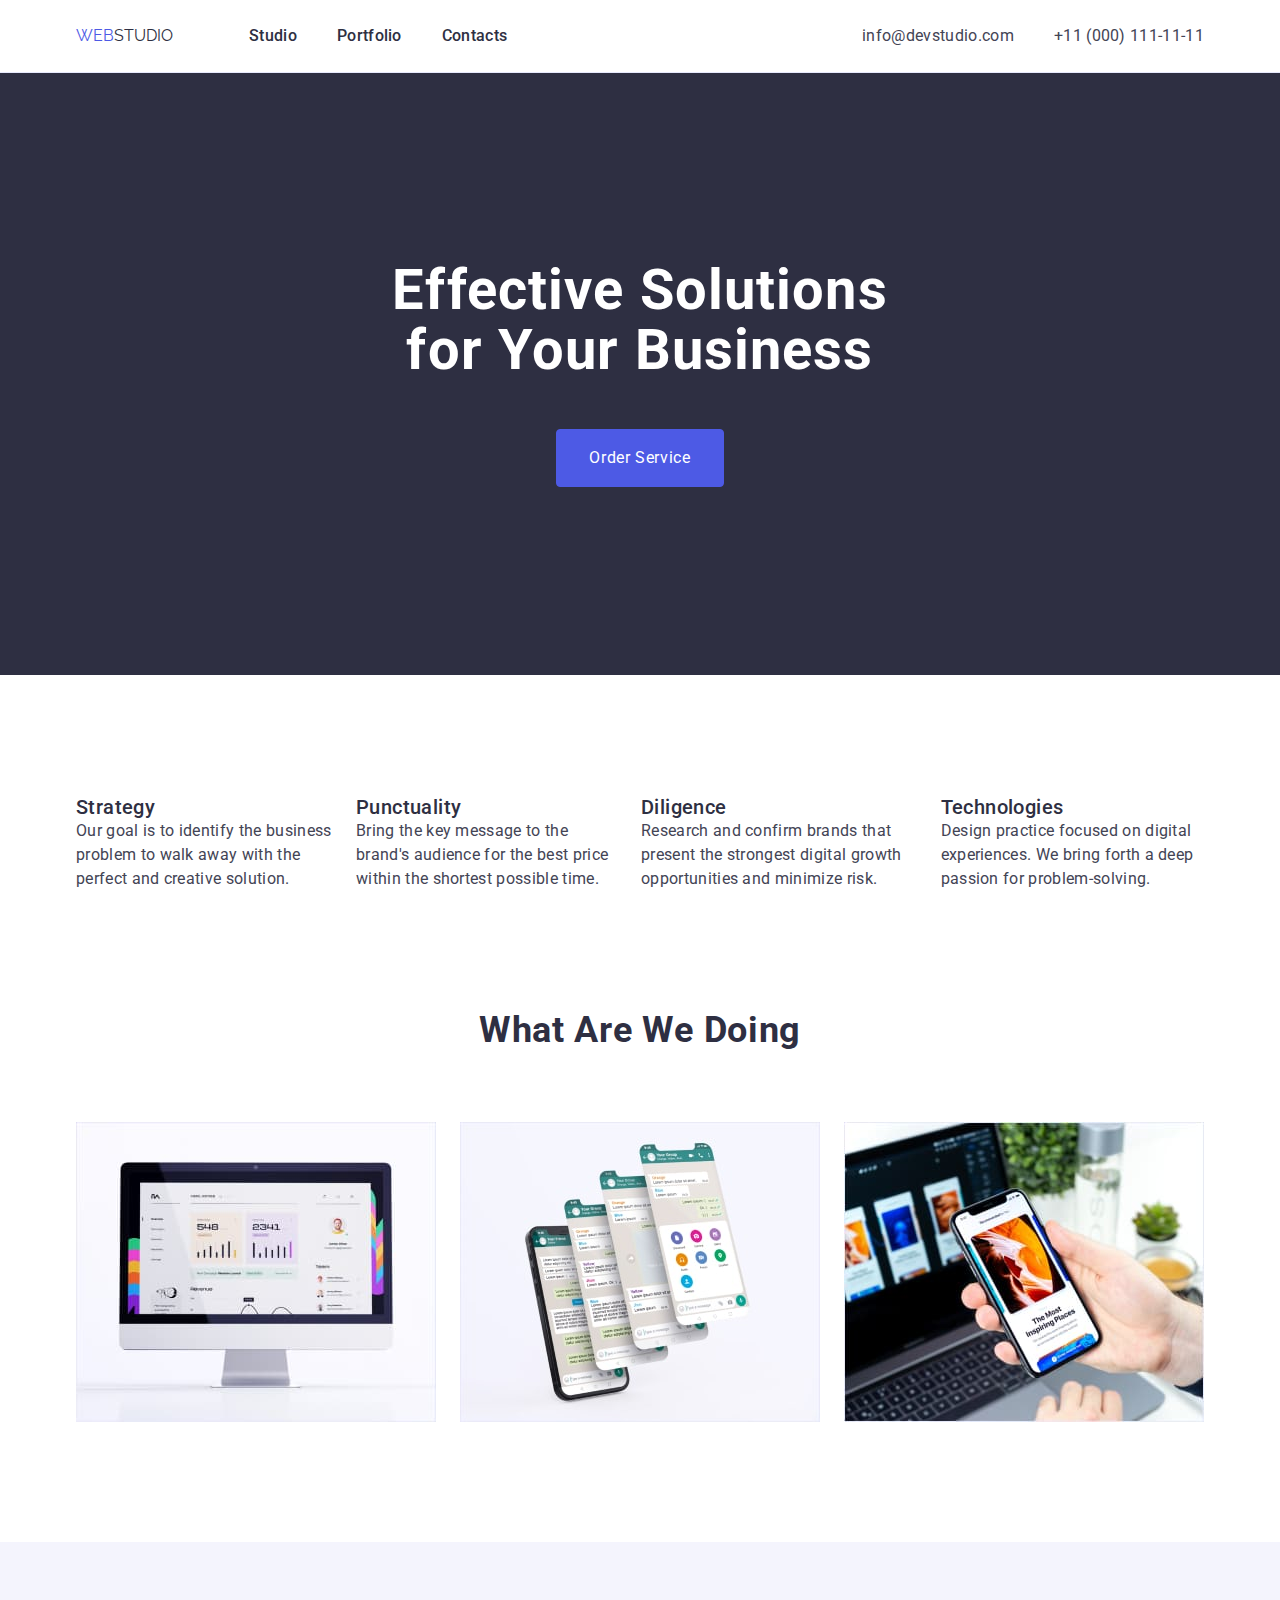
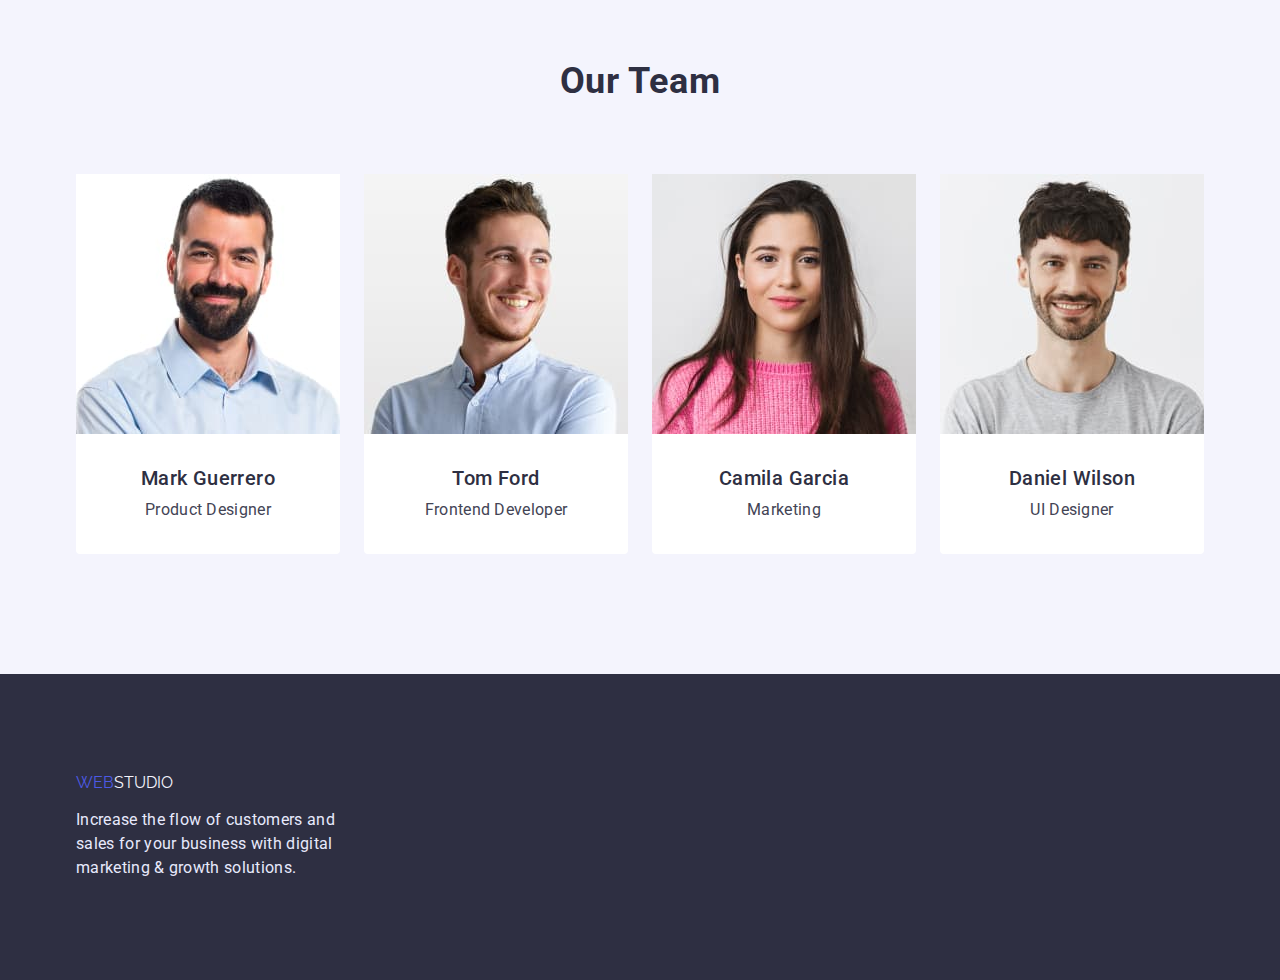
<file: index.html>
<!DOCTYPE html>
<html lang="en">
	<head>
		<meta charset="UTF-8" />
		<meta http-equiv="X-UA-Compatible" content="IE=edge" />
		<meta name="viewport" content="width=device-width, initial-scale=1.0" />
		<title>WebStudio</title>
		<link
			rel="stylesheet"
			href="https://cdnjs.cloudflare.com/ajax/libs/modern-normalize/1.1.0/modern-normalize.min.css"
		/>
		<link rel="stylesheet" href="./css/styles.css" />
		<link rel="preconnect" href="https://fonts.googleapis.com" />
		<link rel="preconnect" href="https://fonts.gstatic.com" crossorigin />
		<link
			href="https://fonts.googleapis.com/css2?family=Raleway:wght@800&family=Roboto:wght@400;500;700&display=swap"
			rel="stylesheet"
		/>
	</head>
	<body>
		<header class="header-blok">
			<div class="container header-container">
				<nav class="header-navigation">
					<a href="./index.html" class="header-logo logo-bluу logo">Web<span class="logo-black">Studio</span></a>
					<ul class="header-list items">
						<li><a href="./index.html" class="site-nav">Studio</a></li>
						<li><a href="./portfolio.html" class="site-nav">Portfolio</a></li>
						<li><a href="#" class="site-nav">Contacts</a></li>
					</ul>
				</nav>
				<address>
					<ul class="header-tel items">
						<li><a href="mailto:info@devstudio.com" class="mail-nav">info@devstudio.com</a></li>
						<li><a href="tel:+110001111111" class="mail-nav">+11 (000) 111-11-11</a></li>
					</ul>
				</address>
			</div>
		</header>
		<main>
			<!-- hero section -->

			<section class="hero">
				<div class="container hero-container">
					<h1 class="hero-caption">Effective Solutions for Your Business</h1>
					<button type="button" class="hero-btn">Order Service</button>
				</div>
			</section>

			<!-- /hero section -->
			<!-- Properties section -->
			<section class="section">
				<div class="container">
					<h2 class="visually-hidden">Properties</h2>
					<ul class="items container-items">
						<li class="block-items">
							<h3 class="title-properties">Strategy</h3>
							<p class="text-properties">
								Our goal is to identify the business problem to walk away with the perfect and creative solution.
							</p>
						</li>
						<li class="block-items">
							<h3 class="title-properties">Punctuality</h3>
							<p class="text-properties">
								Bring the key message to the brand's audience for the best price within the shortest possible time.
							</p>
						</li>
						<li class="block-items">
							<h3 class="title-properties">Diligence</h3>
							<p class="text-properties">
								Research and confirm brands that present the strongest digital growth opportunities and minimize risk.
							</p>
						</li>
						<li class="block-items">
							<h3 class="title-properties">Technologies</h3>
							<p class="text-properties">
								Design practice focused on digital experiences. We bring forth a deep passion for problem-solving.
							</p>
						</li>
					</ul>
				</div>
			</section>
			<!-- /Properties section -->
			<!-- What are we doing section -->
			<section class="section section-what">
				<div class="container">
					<h2 class="title-what">What are we doing</h2>
					<ul class="items items-picture">
						<li><img src="./images/img1.jpg" alt="PC" width="360" /></li>
						<li>
							<img src="./images/img2.jpg" alt="Аpplications" width="360" />
						</li>
						<li>
							<img src="./images/img3.jpg" alt="Phone and laptop" width="360" />
						</li>
					</ul>
				</div>
			</section>
			<!-- /What are we doing section -->
			<!-- Our Team section -->
			<section class="section container-team">
				<div class="container">
					<h2 class="title-team">Our Team</h2>
					<ul class="items items-picture">
						<li class="team-picture">
							<img src="./images/img4.jpg" alt="Mark Guerrero" width="264" />
							<div class="team-blok-text">
								<h3 class="title-team-name">Mark Guerrero</h3>
								<p class="text-team">Product Designer</p>
							</div>
						</li>

						<li class="team-picture">
							<img src="./images/img5.jpg" alt="Tom Ford" width="264" />
							<div class="team-blok-text">
								<h3 class="title-team-name">Tom Ford</h3>
								<p class="text-team">Frontend Developer</p>
							</div>
						</li>

						<li class="team-picture">
							<img src="./images/img6.jpg" alt="Camila Garcia" width="264" />
							<div class="team-blok-text">
								<h3 class="title-team-name">Camila Garcia</h3>
								<p class="text-team">Marketing</p>
							</div>
						</li>

						<li class="team-picture">
							<img src="./images/img7.jpg" alt="Daniel Wilson" width="264" />
							<div class="team-blok-text">
								<h3 class="title-team-name">Daniel Wilson</h3>
								<p class="text-team">UI Designer</p>
							</div>
						</li>
					</ul>
				</div>
			</section>
			<!-- /Our Team section -->
		</main>
		<footer class="block-footer">
			<div class="container">
				<a href="./index.html" class="logo-bluу logo">Web<span class="logo-white">Studio</span></a>
				<p class="text-footer">
					Increase the flow of customers and sales for your business with digital marketing & growth solutions.
				</p>
			</div>
		</footer>
	</body>
</html>
</file>
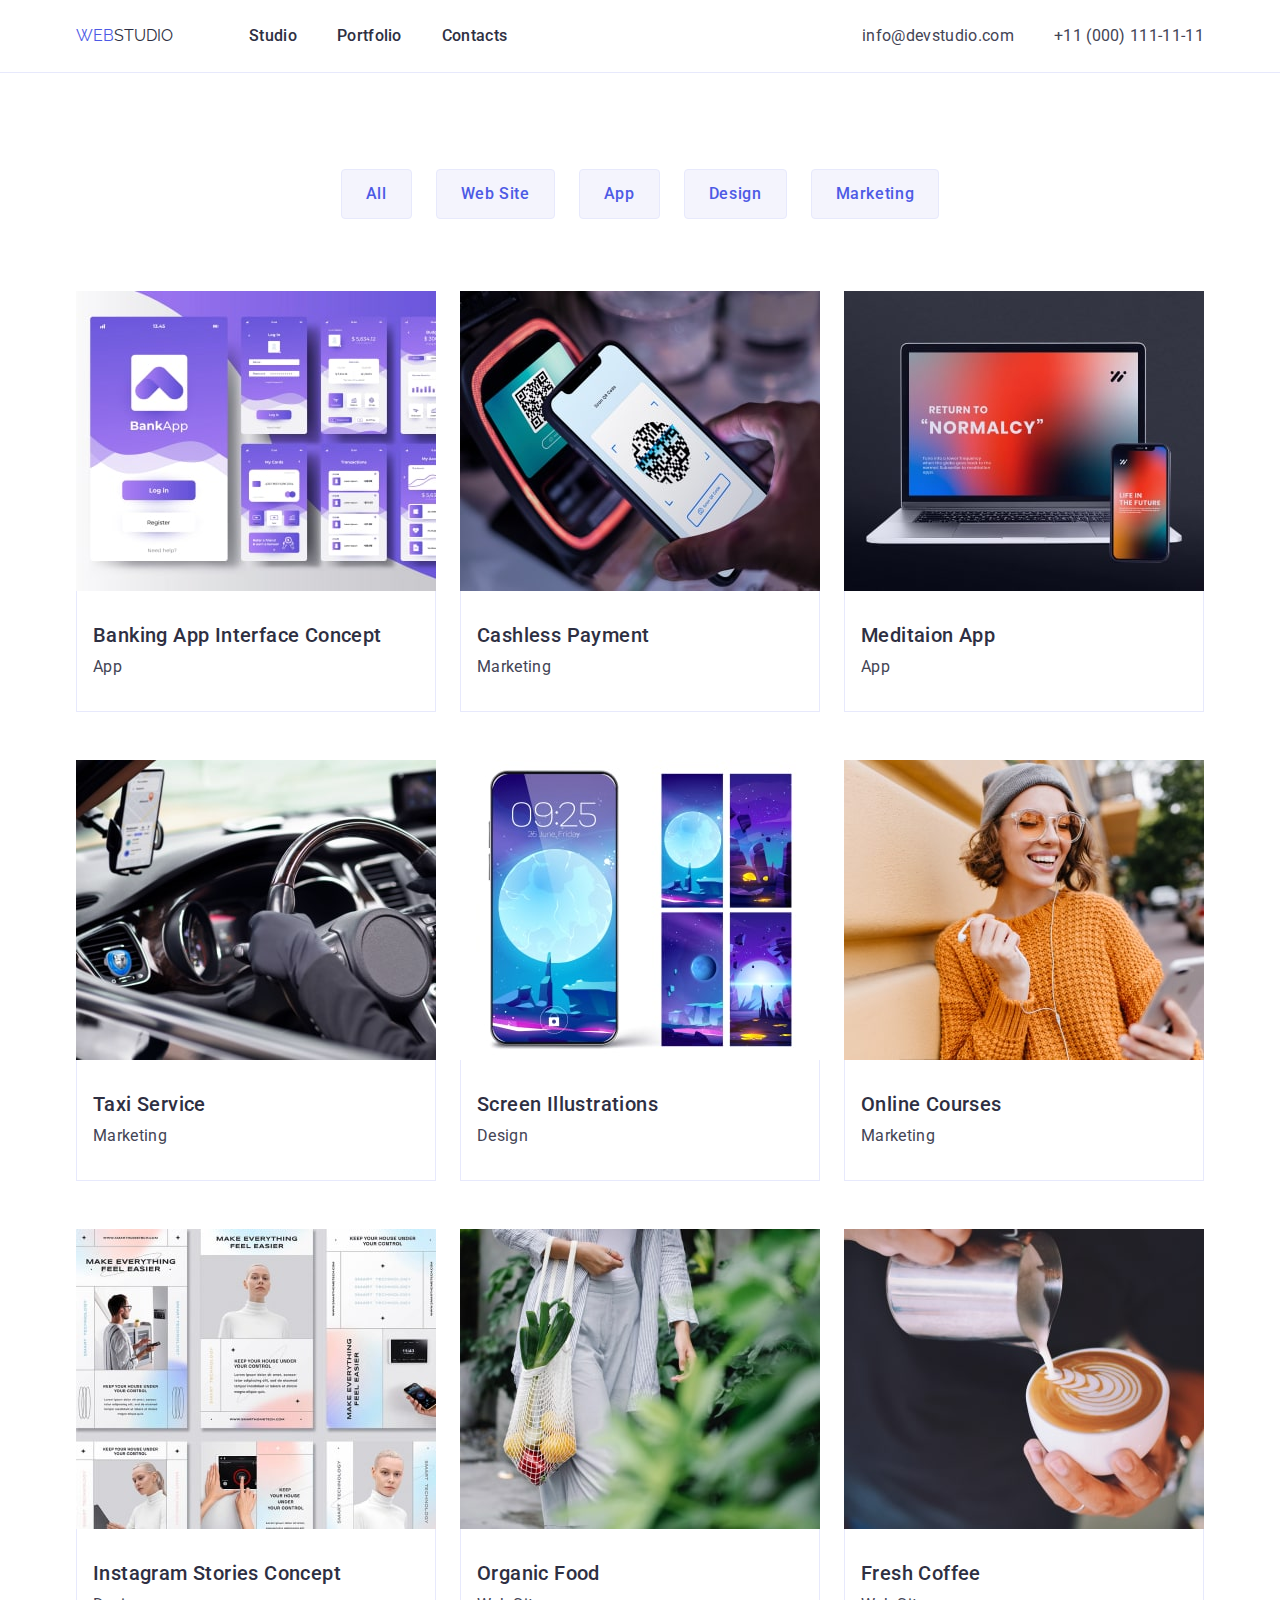
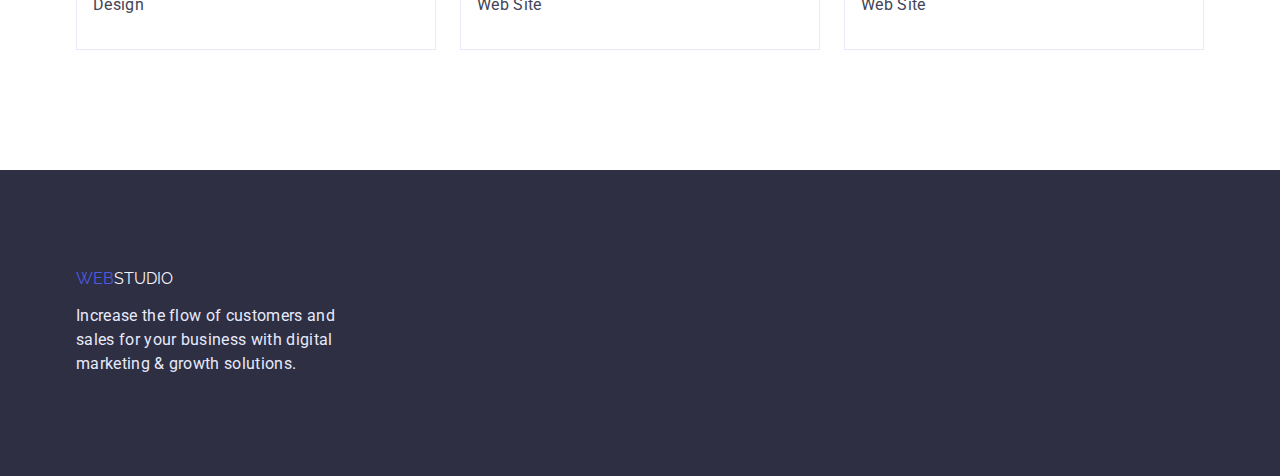
<file: portfolio.html>
<!DOCTYPE html>
<html lang="en">
	<head>
		<meta charset="UTF-8" />
		<meta http-equiv="X-UA-Compatible" content="IE=edge" />
		<meta name="viewport" content="width=device-width, initial-scale=1.0" />
		<title>WebStudio</title>
		<link
			rel="stylesheet"
			href="https://cdnjs.cloudflare.com/ajax/libs/modern-normalize/1.1.0/modern-normalize.min.css"
		/>
		<link rel="stylesheet" href="./css/styles.css" />
		<link rel="preconnect" href="https://fonts.googleapis.com" />
		<link rel="preconnect" href="https://fonts.gstatic.com" crossorigin />
		<link
			href="https://fonts.googleapis.com/css2?family=Raleway:wght@800&family=Roboto:wght@400;500;700&display=swap"
			rel="stylesheet"
		/>
	</head>
	<body>
		<header class="header-blok">
			<div class="container header-container">
				<nav class="header-navigation">
					<a href="./index.html" class="header-logo logo-bluу logo">Web<span class="logo-black">Studio</span></a>
					<ul class="header-list items">
						<li><a href="./index.html" class="site-nav">Studio</a></li>
						<li><a href="./portfolio.html" class="site-nav">Portfolio</a></li>
						<li><a href="#" class="site-nav">Contacts</a></li>
					</ul>
				</nav>
				<address>
					<ul class="header-tel items">
						<li><a href="mailto:info@devstudio.com" class="mail-nav">info@devstudio.com</a></li>
						<li><a href="tel:+110001111111" class="mail-nav">+11 (000) 111-11-11</a></li>
					</ul>
				</address>
			</div>
		</header>
		<main>
			<!-- hero portfolio section -->
			<section class="section-portfolio">
				<div class="container">
					<h1 class="visually-hidden">Portfolio</h1>
					<ul class="hero-portfolio items">
						<li><button type="button" class="hero-portfolio-btn">All</button></li>
						<li><button type="button" class="hero-portfolio-btn">Web Site</button></li>
						<li><button type="button" class="hero-portfolio-btn">App</button></li>
						<li><button type="button" class="hero-portfolio-btn">Design</button></li>
						<li><button type="button" class="hero-portfolio-btn">Marketing</button></li>
					</ul>

					<ul class="cards-portfolio items">
						<li>
							<a href="#" class="site-nav">
								<img src="./images/S5img1.jpg" alt="Banking App Interface Concept" width="360" height="300" />
								<div class="cards-portfolio-list">
									<h2 class="title-portfolio">Banking App Interface Concept</h2>
									<p class="text-portfolio">App</p>
								</div>
							</a>
						</li>
						<li>
							<a href="#" class="site-nav">
								<img src="./images/S5img2.jpg" alt="Cashless Payment" width="360" height="300" />
								<div class="cards-portfolio-list">
									<h2 class="title-portfolio">Cashless Payment</h2>
									<p class="text-portfolio">Marketing</p>
								</div>
							</a>
						</li>
						<li>
							<a href="#" class="site-nav">
								<img src="./images/S5img3.jpg" alt="Meditaion App" width="360" height="300" />
								<div class="cards-portfolio-list">
									<h2 class="title-portfolio">Meditaion App</h2>
									<p class="text-portfolio">App</p>
								</div>
							</a>
						</li>
						<li>
							<a href="#" class="site-nav">
								<img src="./images/S6img1.jpg" alt="Taxi Service" width="360" height="300" />
								<div class="cards-portfolio-list">
									<h2 class="title-portfolio">Taxi Service</h2>
									<p class="text-portfolio">Marketing</p>
								</div>
							</a>
						</li>
						<li>
							<a href="#" class="site-nav">
								<img src="./images/S6img2.jpg" alt="Screen Illustrations" width="360" height="300" />
								<div class="cards-portfolio-list">
									<h2 class="title-portfolio">Screen Illustrations</h2>
									<p class="text-portfolio">Design</p>
								</div>
							</a>
						</li>
						<li>
							<a href="#" class="site-nav">
								<img src="./images/S6img3.jpg" alt="Online Courses" width="360" height="300" />
								<div class="cards-portfolio-list">
									<h2 class="title-portfolio">Online Courses</h2>
									<p class="text-portfolio">Marketing</p>
								</div>
							</a>
						</li>
						<li>
							<a href="#" class="site-nav">
								<img src="./images/S7img1.jpg" alt="Instagram Stories Concept" width="360" height="300" />
								<div class="cards-portfolio-list">
									<h2 class="title-portfolio">Instagram Stories Concept</h2>
									<p class="text-portfolio">Design</p>
								</div>
							</a>
						</li>
						<li>
							<a href="#" class="site-nav">
								<img src="./images/S7img2.jpg" alt="Organic Food" width="360" height="300" />
								<div class="cards-portfolio-list">
									<h2 class="title-portfolio">Organic Food</h2>
									<p class="text-portfolio">Web Site</p>
								</div>
							</a>
						</li>
						<li>
							<a href="#" class="site-nav">
								<img src="./images/S7img3.jpg" alt="Fresh Coffee" width="360" height="300" />
								<div class="cards-portfolio-list">
									<h2 class="title-portfolio">Fresh Coffee</h2>
									<p class="text-portfolio">Web Site</p>
								</div>
							</a>
						</li>
					</ul>
				</div>
			</section>
			<!-- /hero portfolio section -->
		</main>
		<footer class="block-footer">
			<div class="container">
				<a href="./index.html" class="logo-bluу logo">Web<span class="logo-white">Studio</span></a>
				<p class="text-footer">
					Increase the flow of customers and sales for your business with digital marketing & growth solutions.
				</p>
			</div>
		</footer>
	</body>
</html>
</file>
<file: css/styles.css>
html {
	box-sizing: border-box;
}
*,
*::before,
*::after {
	box-sizing: inherit;
}
h1,
h2,
h3,
h4,
h5,
h6,
p {
	margin: 0;
}
img {
	display: block;
	max-width: 100%;
	height: auto;
}
ul {
	margin: 0;
}
:root {
	--firma-color: #4d5ae5;
	--hero-btn-color: #404bbf;
	--firma-background-color: #2e2f42;
	--text-color: #434455;
	--white-color: #ffffff;
	--white-logo-color: #f4f4fd;
	--white-text-footer: #e7e9fc;
	--secondary-font: "Raleway", sans-serif;
}
.visually-hidden {
	position: absolute;
	width: 1px;
	height: 1px;
	margin: -1px;
	border: 0;
	padding: 0;

	white-space: nowrap;
	clip-path: inset(100%);
	clip: rect(0 0 0 0);
	overflow: hidden;
}
body {
	margin: 0;
	font-family: "Roboto", sans-serif;
	text-decoration: none;
}
.section {
	padding-top: 120px;
	padding-bottom: 120px;
}
.container {
	padding-left: 15px;
	padding-right: 15px;
	width: 1158px;
	margin: 0 auto;
}

/* ---- header ----  */
.items {
	display: flex;
	align-items: center;
	padding: 0;
	margin: 0;
	list-style-type: none;
}
.header-blok {
	padding: 24px 0;
	border-bottom: 1px solid var(--white-text-footer);
	background-color: var(--white-color);
}
.header-container {
	display: flex;
	align-items: center;
}
.header-navigation {
	display: flex;
	align-items: center;
}
.header-logo {
	display: flex;
	margin-right: 76px;
}
.header-list {
	display: flex;
	gap: 40px;
}
.header-tel {
	display: flex;
	gap: 40px;
}

.logo {
	font-family: "Raleway", sans-serif;
	text-decoration: none;
	text-transform: uppercase;
}
.logo-bluу {
	color: var(--firma-color);
}
.logo-black {
	font-family: "Raleway", sans-serif;
	color: var(--firma-background-color);
}

.site-nav {
	text-decoration: none;
	list-style-type: none;
	font-weight: 500;
	font-size: 16px;
	line-height: 1.5;
	letter-spacing: 0.02em;
	color: var(--firma-background-color);
}
.mail-nav:hover,
.mail-nav:focus,
.site-nav:hover,
.site-nav:focus {
	color: var(--firma-color);
}
address {
	margin-left: auto;
}
.mail-nav {
	font-style: normal;
	text-decoration: none;
	font-weight: 400;
	font-size: 16px;
	line-height: 1.5;
	letter-spacing: 0.02em;
	color: var(--text-color);
	margin-left: auto;
}
/* ---- /header ---- */
.hero {
	box-sizing: border-box;
	text-align: center;
	background-color: var(--firma-background-color);
	padding-top: 188px;
	padding-bottom: 188px;
}

.hero-caption {
	display: flex;

	font-weight: 700;
	font-size: 56px;
	line-height: 1.07;
	letter-spacing: 0.02em;
	color: var(--white-color);
	margin: 0 auto;
	max-width: 498px;
}
.hero-container {
	display: inline-block;
}
.hero-btn:hover,
.hero-btn:focus {
	cursor: pointer;
	background-color: var(--hero-btn-color);
}
.hero-btn {
	font-family: "Roboto";
	font-size: 16px;
	line-height: 1.5;
	letter-spacing: 0.04em;
	color: var(--white-color);
	background: var(--firma-color);
	border: 1px solid var(--firma-color);

	border-radius: 4px;
	display: flex;
	flex-direction: row;
	align-items: flex-start;
	text-align: center;
	padding: 16px 32px;
	gap: 10px;
	margin-top: 48px;
	margin-left: auto;
	margin-right: auto;
}
.block-items {
	width: calc((100%-72px) / 4);
}
.container-items {
	display: flex;
	gap: 24px;
}
.title-properties {
	font-weight: 500;
	font-size: 20px;
	line-height: 1.2;
	letter-spacing: 0.02em;
	color: var(--firma-background-color);
}
.text-properties {
	font-size: 16px;
	line-height: 1.5;
	letter-spacing: 0.02em;
	color: var(--text-color);
}
.section-what {
	padding-top: 0px;
}
.title-what {
	box-sizing: border-box;
	text-align: center;

	margin-bottom: 72px;
	font-weight: 700;
	font-size: 36px;
	line-height: 1.1;
	letter-spacing: 0.02em;
	text-transform: capitalize;
	color: var(--firma-background-color);
}
.items-picture {
	display: flex;
	gap: 24px;
}
.team-blok-text {
	padding-top: 32px;
	padding-bottom: 32px;
}
.title-team {
	box-sizing: border-box;
	text-align: center;
	margin-bottom: 72px;

	font-weight: 700;
	font-size: 36px;
	line-height: 1.1;
	letter-spacing: 0.02em;
	text-transform: capitalize;
	color: var(--firma-background-color);
}
.title-team-name {
	margin-bottom: 8px;
	display: flex;
	flex-direction: column;
	justify-content: center;
	align-items: center;
	font-weight: 500;
	font-size: 20px;
	line-height: 1.2;
	letter-spacing: 0.02em;
	color: var(--firma-background-color);
}
.text-team {
	display: flex;
	flex-direction: column;
	justify-content: center;
	align-items: center;
	font-weight: 400;
	font-size: 16px;
	line-height: 1.5;
	letter-spacing: 0.02em;
	color: var(--text-color);
}

.container-team {
	background-color: var(--white-logo-color);
}

.team-picture {
	background-color: var(--white-color);

	border-radius: 0px 0px 4px 4px;
}

.hero-portfolio-btn:hover,
.hero-portfolio-btn:focus {
	cursor: pointer;
	background-color: var(--firma-color);
	color: var(--white-color);
}

.hero-caption {
	font-family: "Roboto", sans-serif;

	font-size: 56px;
	line-height: 1.07;
	letter-spacing: 0.02em;

	color: var(--white-color);
}
.section-portfolio {
	background-color: var(--white-color);
	padding-top: 96px;
	padding-bottom: 120px;
}
.hero-portfolio {
	margin-right: auto;
	margin-left: auto;
	gap: 24px;
	display: flex;
	flex-direction: row;
	justify-content: center;
	align-items: center;

	margin-bottom: 72px;
}
.hero-portfolio-btn {
	font-family: "Roboto";
	font-style: normal;
	font-weight: 500;
	font-size: 16px;
	line-height: 1.5;
	letter-spacing: 0.04em;
	color: var(--firma-color);
	background: var(--white-logo-color);
	border: 1px solid var(--white-text-footer);
	border-radius: 4px;
	padding: 12px 24px;
}
.title-portfolio {
	font-weight: 500;
	font-size: 20px;
	line-height: 1.2;
	letter-spacing: 0.02em;
	color: var(--firma-background-color);
}
.text-portfolio {
	font-family: "Roboto";
	font-style: normal;
	font-weight: 400;
	font-size: 16px;
	line-height: 1.5;
	letter-spacing: 0.02em;
	color: var(--text-color);
	margin-top: 8px;
}

.cards-portfolio {
	flex-wrap: wrap;
	justify-content: center;
	row-gap: 48px;
	column-gap: 24px;
}
.cards-portfolio-list {
	padding: 32px 16px;
	border: 1px solid var(--white-text-footer);
	border-top: 0;
}

.block-footer {
	padding-top: 100px;
	padding-bottom: 100px;
	background-color: var(--firma-background-color);
}
.text-footer {
	max-width: 264px;
	margin-top: 16px;

	font-family: "Roboto";
	font-style: normal;
	font-size: 16px;
	line-height: 1.5;
	letter-spacing: 0.02em;
	color: var(--white-text-footer);
}
.logo-white {
	color: var(--white-logo-color);
}
</file>
